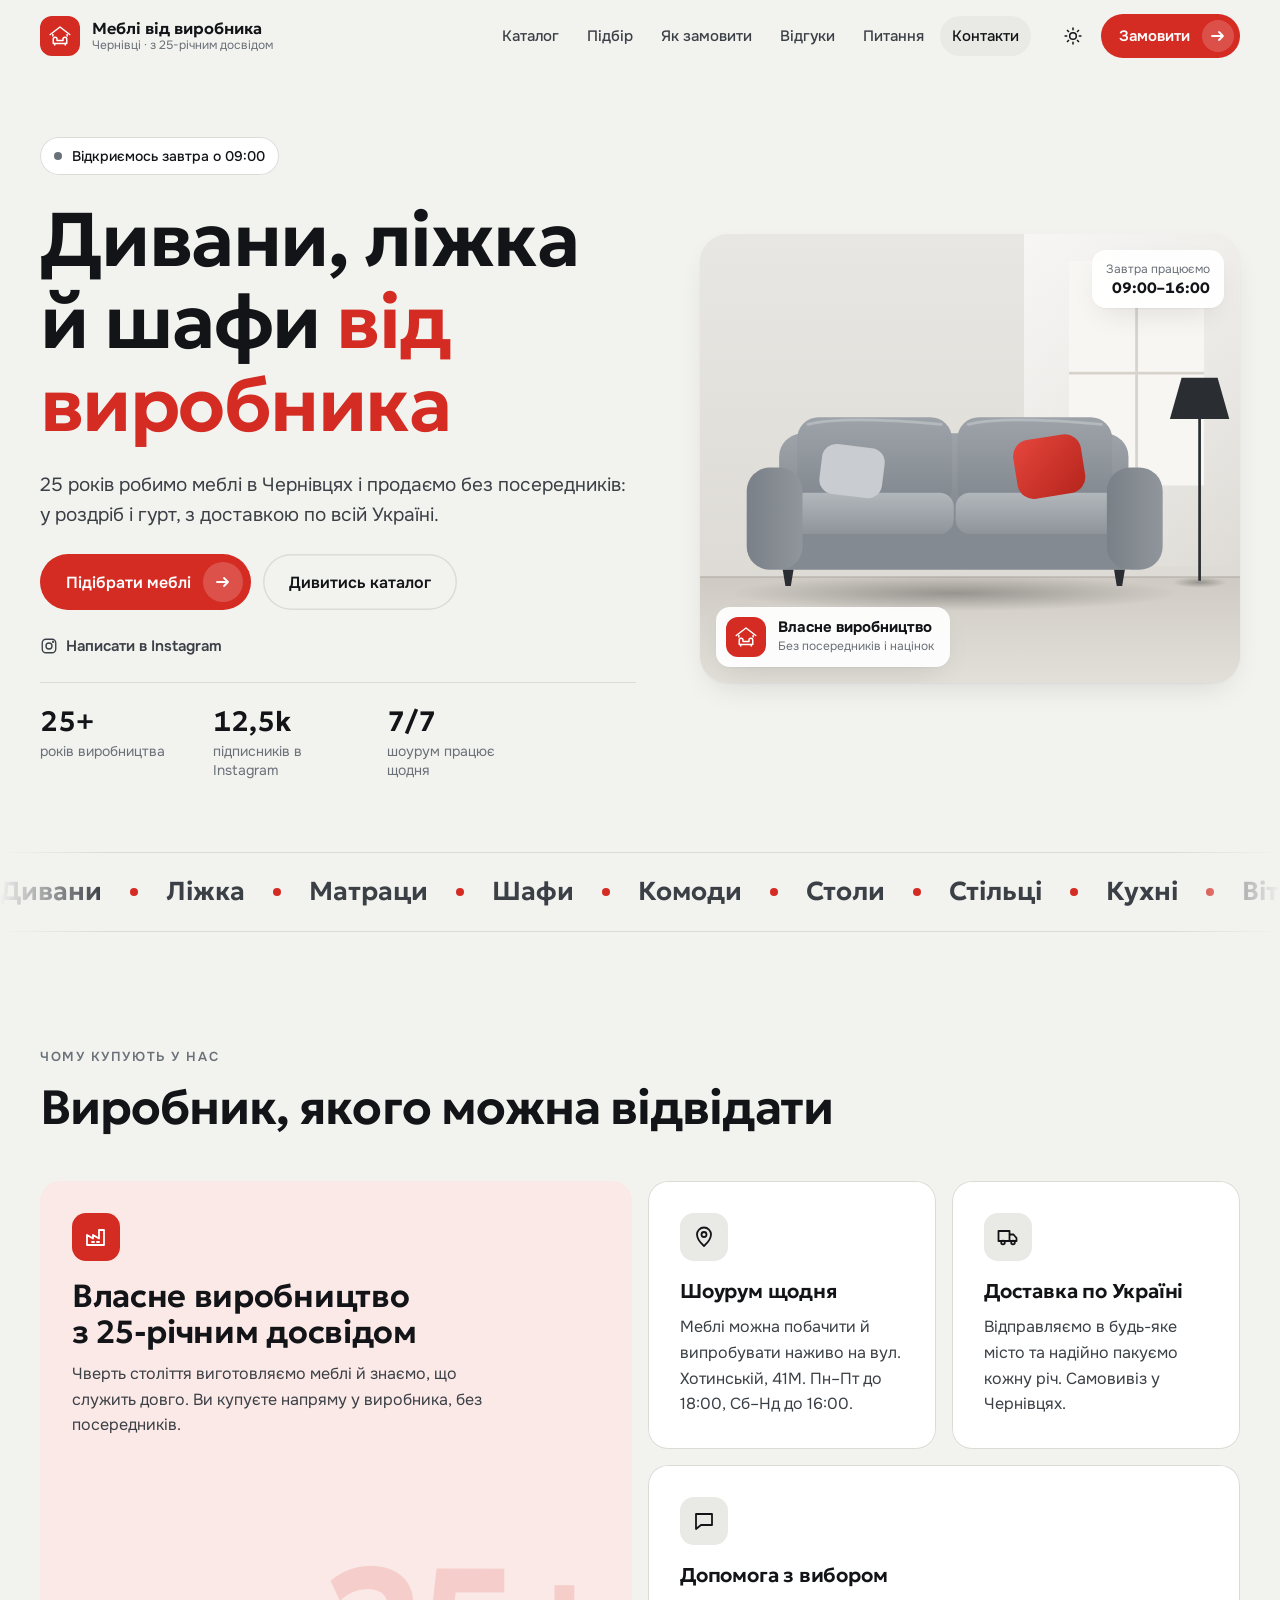
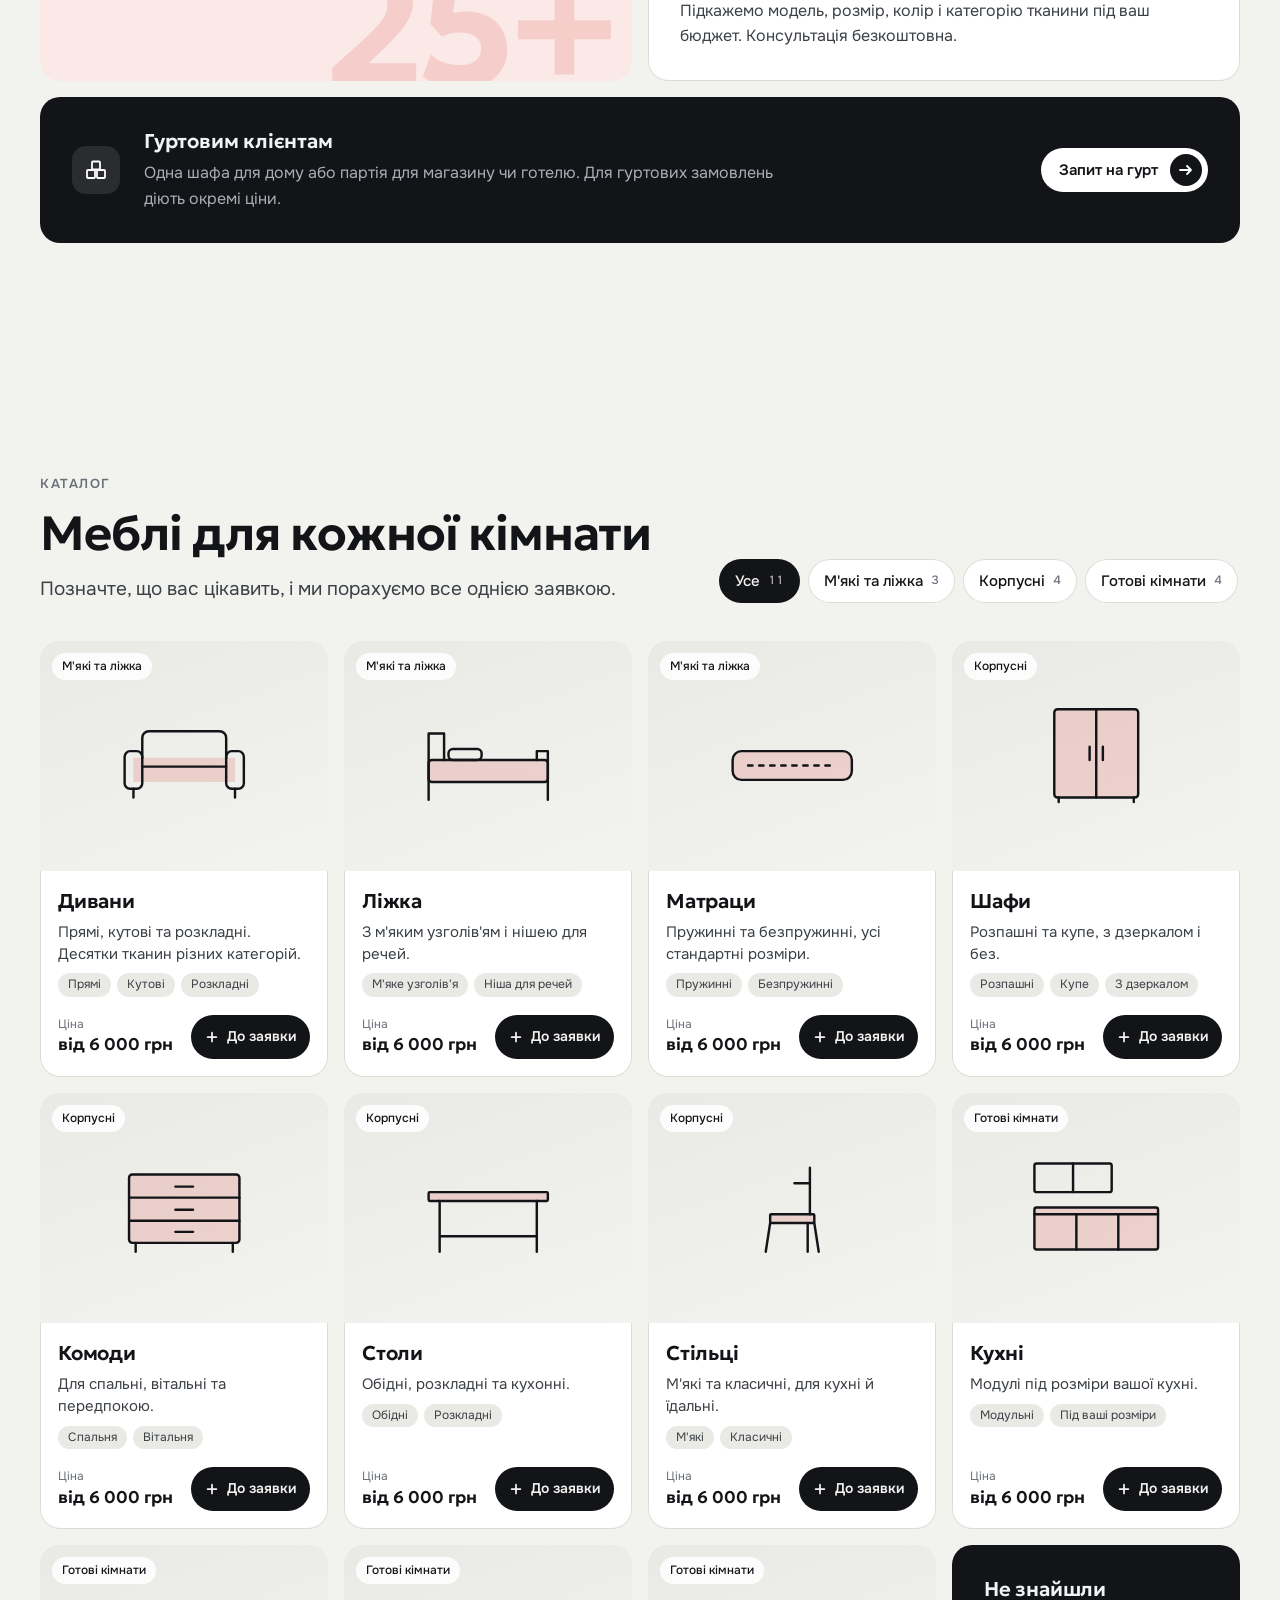
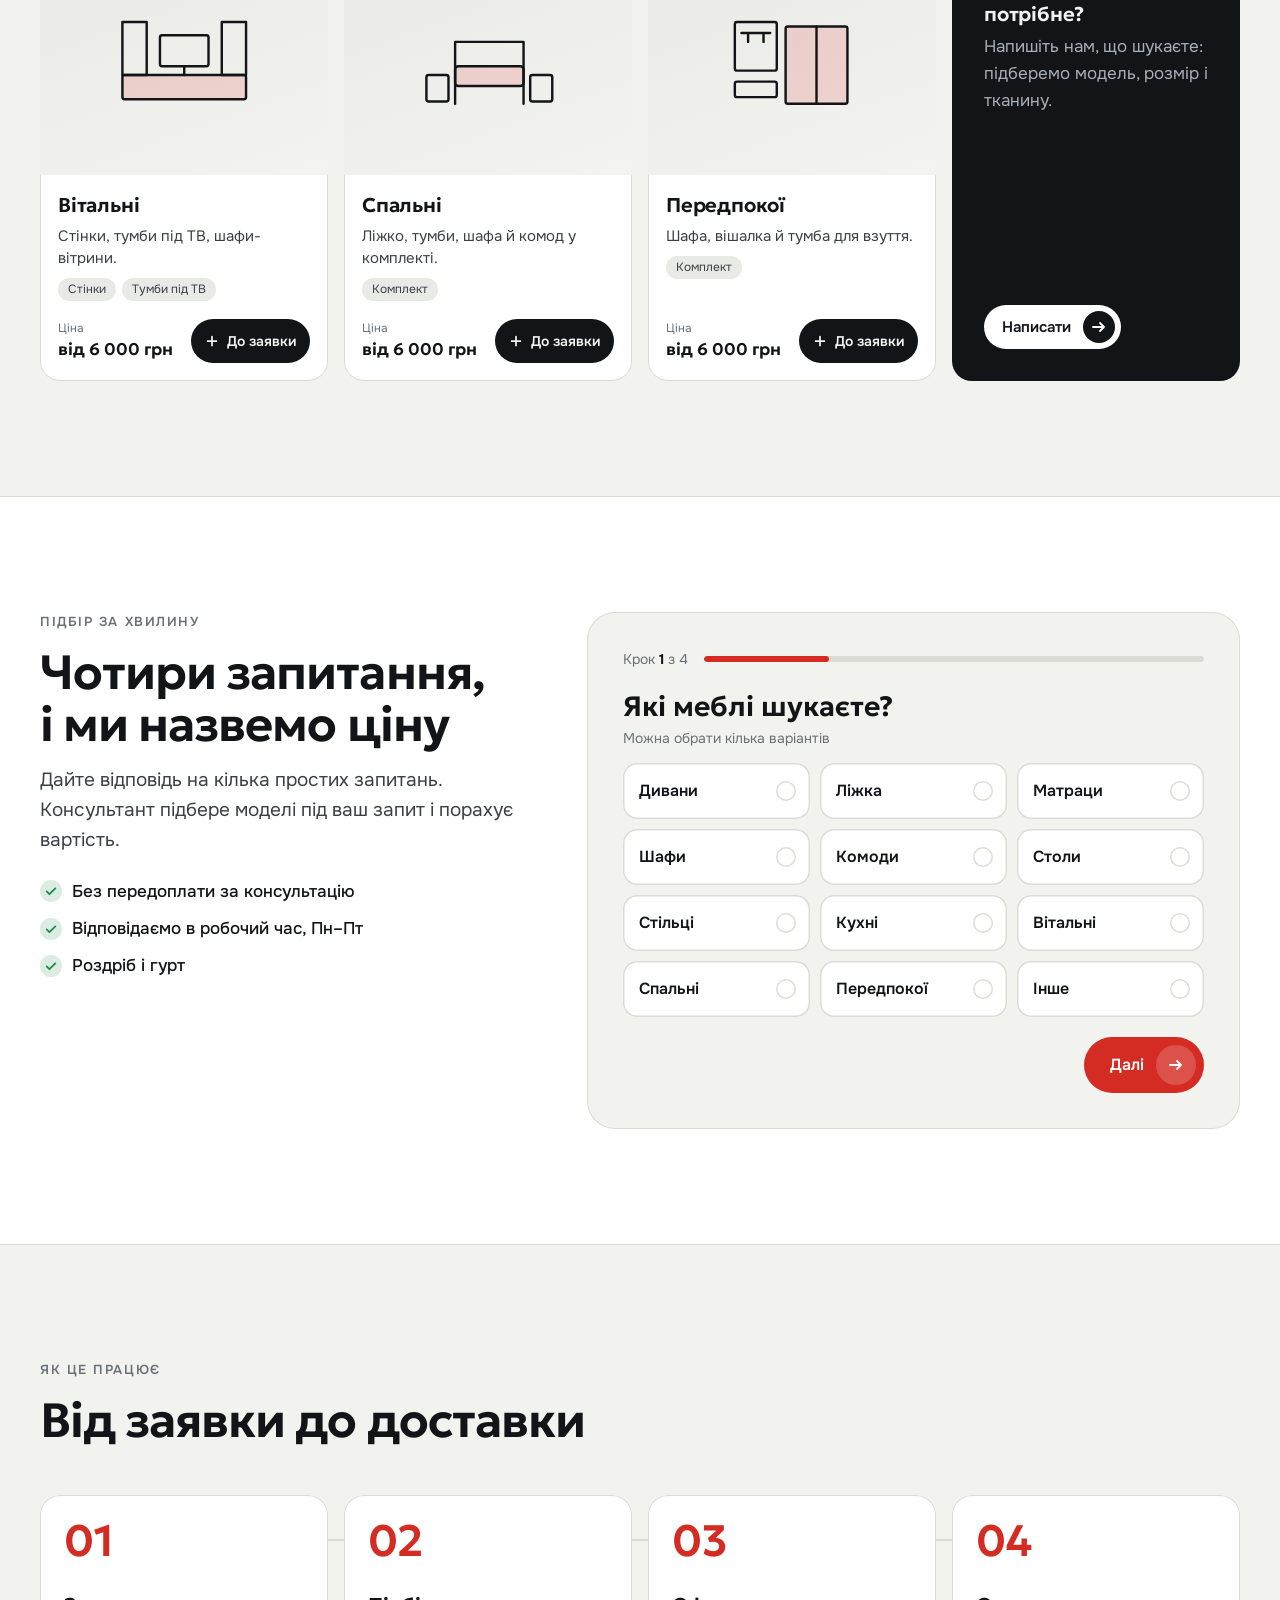
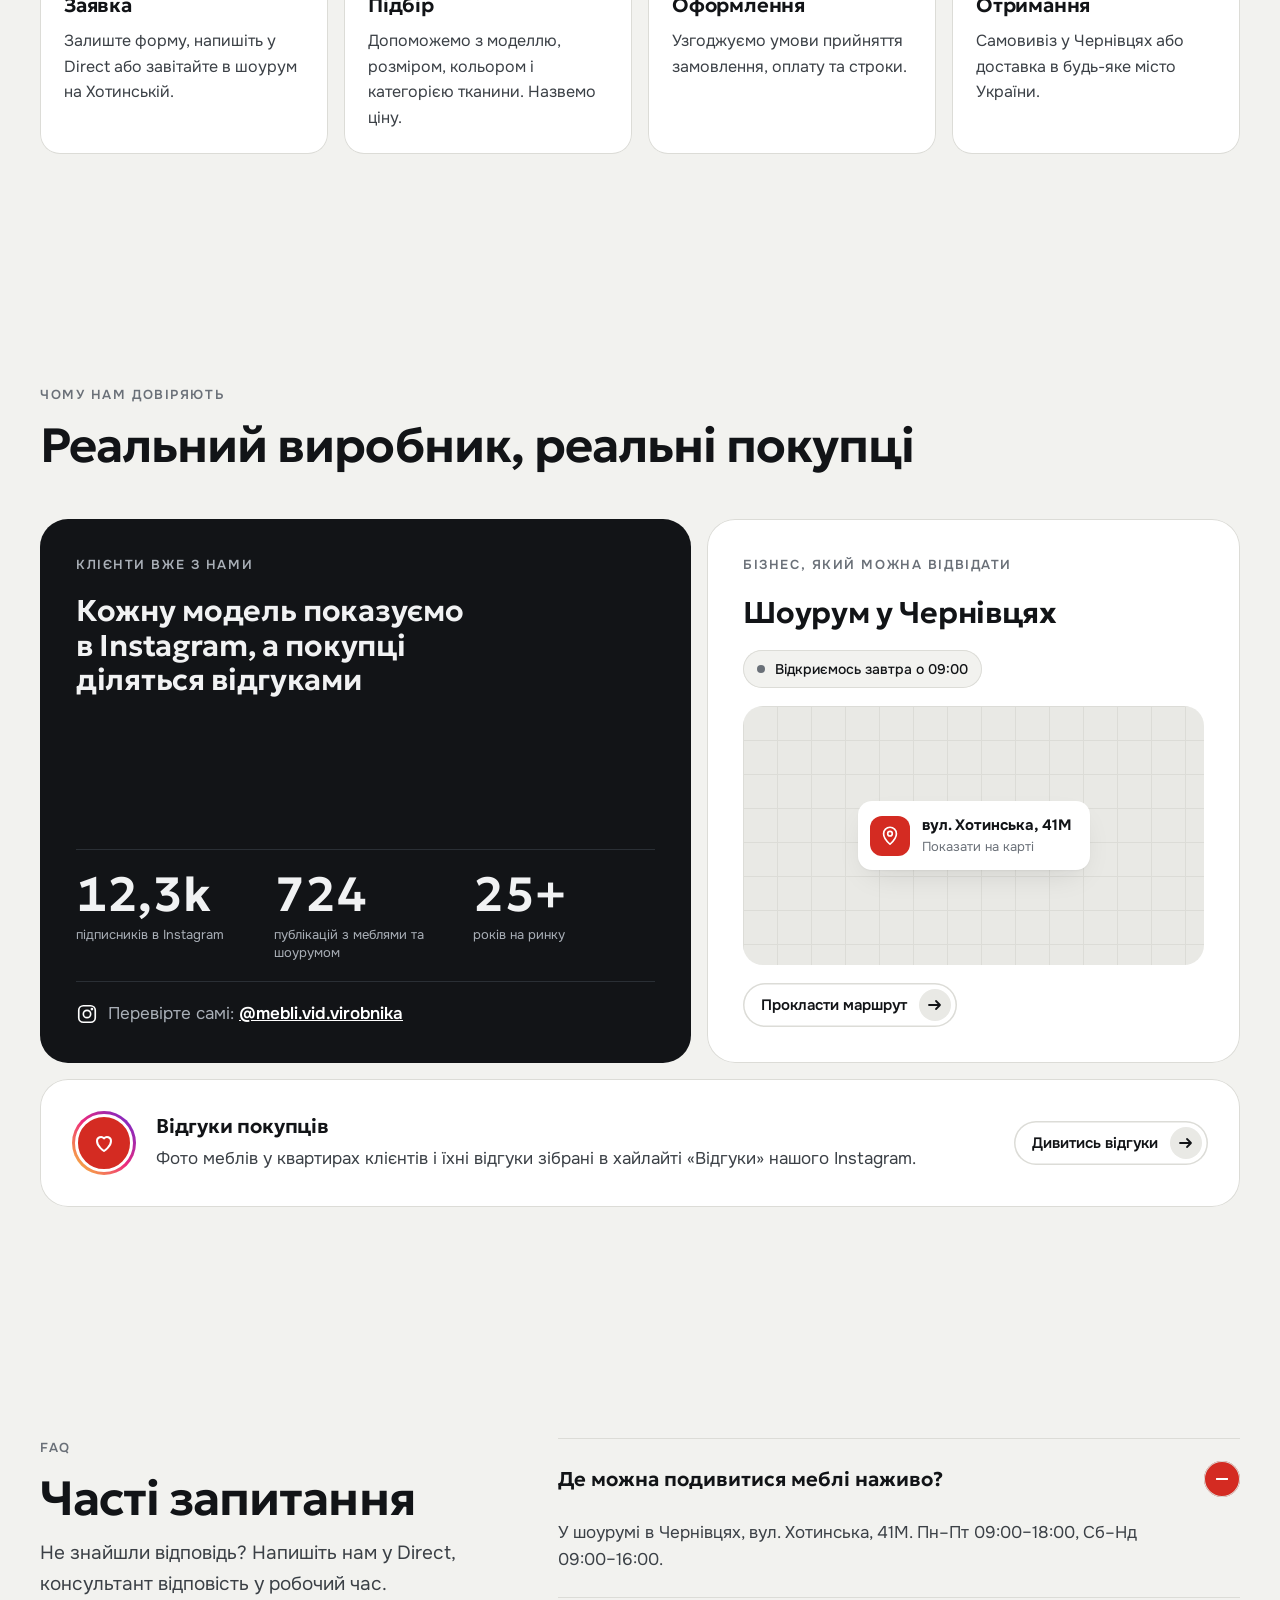
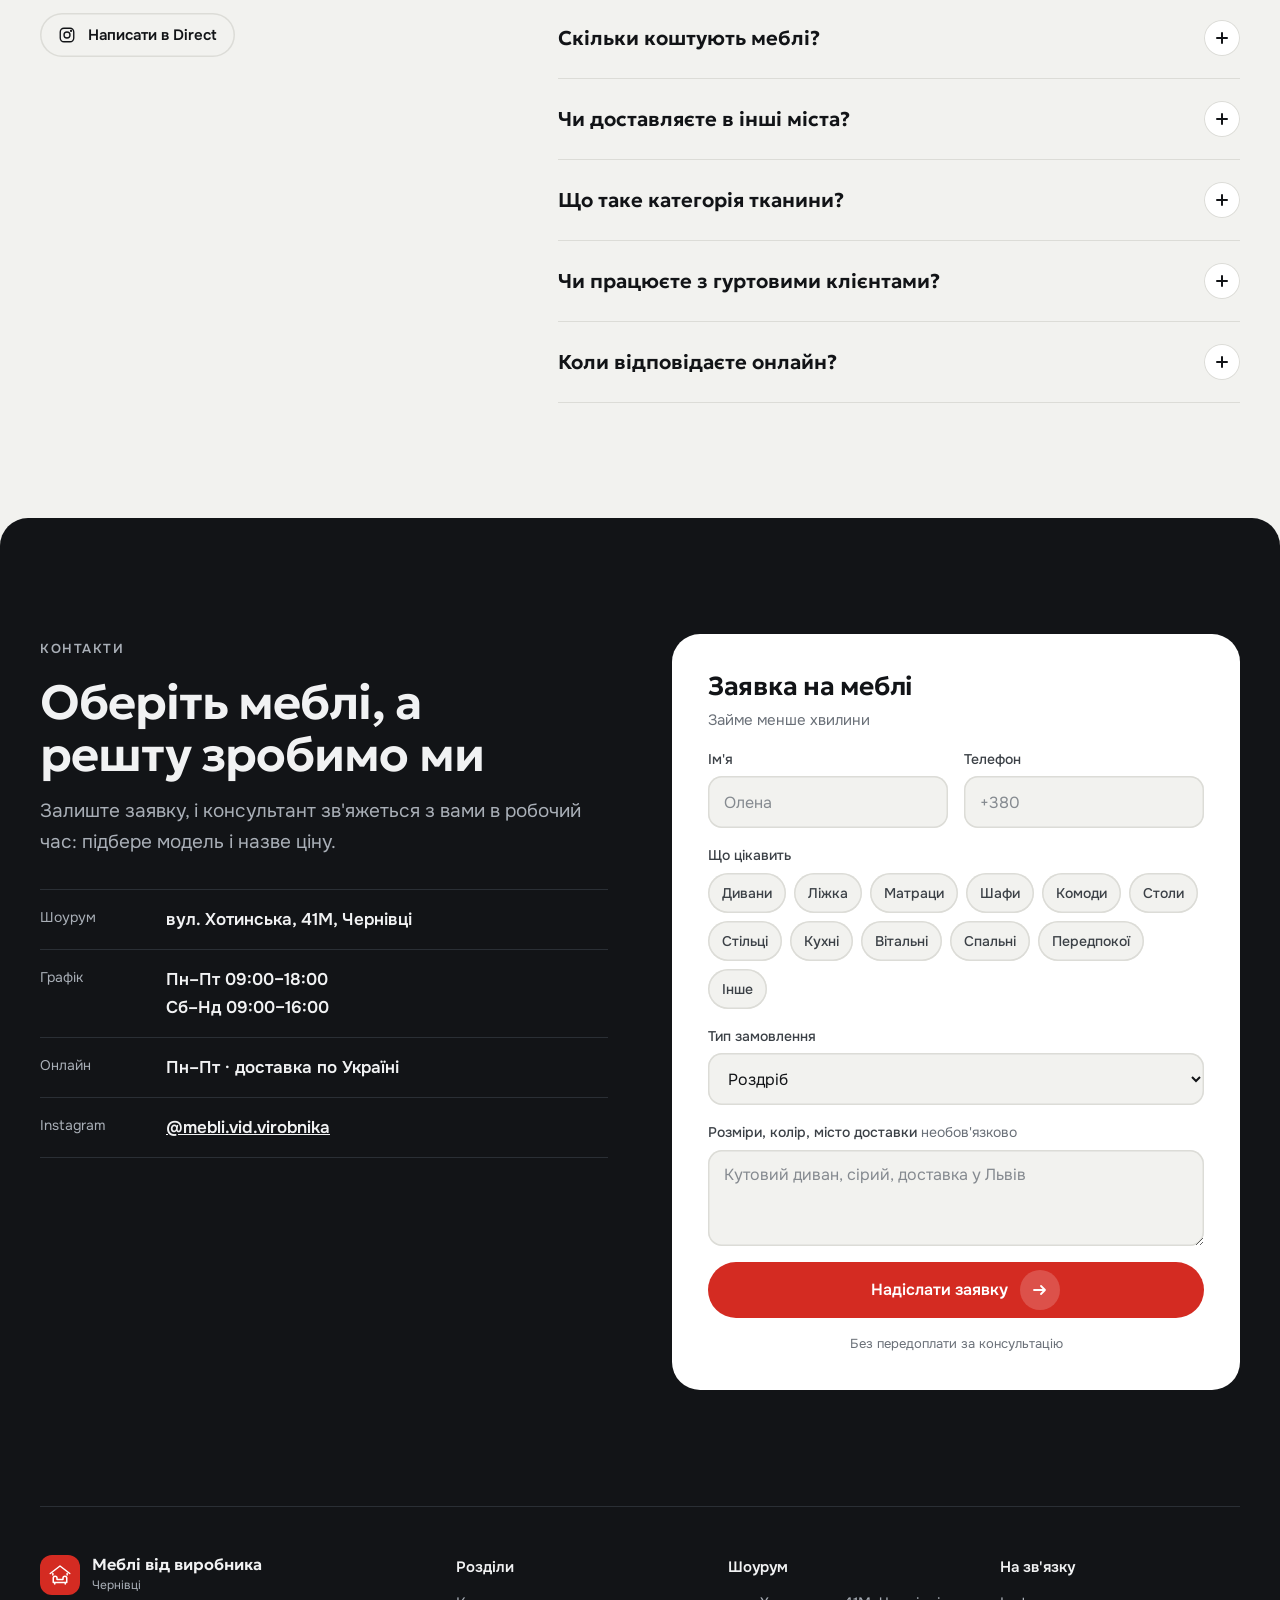
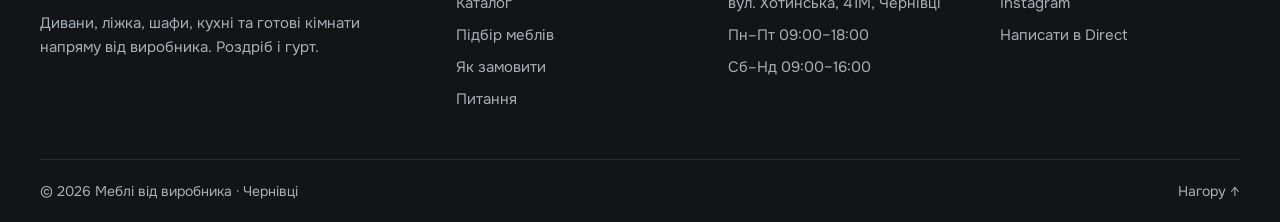
<file: index.html>
<!DOCTYPE html>
<html lang="uk">
<head>
<meta charset="utf-8">
<meta name="viewport" content="width=device-width, initial-scale=1, viewport-fit=cover">
<title>Меблі від виробника — дивани, ліжка, шафи, кухні | Чернівці</title>
<meta name="description" content="Меблі від виробника в Чернівцях, вул. Хотинська, 41М: дивани, ліжка, шафи, комоди, кухні, вітальні, спальні. Понад 25 років, роздріб і гурт, доставка по Україні.">
<meta property="og:type" content="website">
<meta property="og:locale" content="uk_UA">
<meta property="og:site_name" content="Меблі від виробника">
<meta property="og:title" content="Меблі від виробника — Чернівці">
<meta property="og:description" content="Меблі напряму від виробника. Роздріб і гурт, шоурум у Чернівцях, доставка по Україні.">
<meta property="og:image" content="/assets/img/og.png">
<meta property="og:image:width" content="1200">
<meta property="og:image:height" content="630">
<meta name="twitter:card" content="summary_large_image">
<meta name="theme-color" content="#F2F2EF" media="(prefers-color-scheme: light)">
<meta name="theme-color" content="#0F1113" media="(prefers-color-scheme: dark)">
<link rel="icon" href="assets/img/favicon.svg" type="image/svg+xml">
<link rel="preconnect" href="https://fonts.googleapis.com">
<link rel="preconnect" href="https://fonts.gstatic.com" crossorigin>
<link rel="stylesheet" href="https://fonts.googleapis.com/css2?family=Geologica:wght@500;600;700&family=Onest:wght@400;500;600&display=swap">
<link rel="stylesheet" href="assets/css/style.css">
<script>
/* тема до першого рендеру, щоб сторінка не блимала */
try{var t=localStorage.getItem('theme');if(t)document.documentElement.setAttribute('data-theme',t)}catch(e){}
document.documentElement.classList.add('js');
</script>
<script type="application/ld+json">
{
  "@context": "https://schema.org",
  "@type": "FurnitureStore",
  "name": "Меблі від виробника",
  "description": "Меблі напряму від виробника: дивани, ліжка, шафи, комоди, кухні, вітальні, спальні. Роздріб і гурт, доставка по Україні.",
  "address": {"@type": "PostalAddress", "streetAddress": "вул. Хотинська, 41М", "addressLocality": "Чернівці", "addressCountry": "UA"},
  "areaServed": "UA",
  "openingHoursSpecification": [
    {"@type": "OpeningHoursSpecification", "dayOfWeek": ["Monday","Tuesday","Wednesday","Thursday","Friday"], "opens": "09:00", "closes": "18:00"},
    {"@type": "OpeningHoursSpecification", "dayOfWeek": ["Saturday","Sunday"], "opens": "09:00", "closes": "16:00"}
  ],
  "sameAs": ["https://www.instagram.com/mebli.vid.virobnika/"]
}
</script>
<script type="application/ld+json">
{
  "@context": "https://schema.org",
  "@type": "FAQPage",
  "mainEntity": [
    {"@type": "Question", "name": "Де можна подивитися меблі наживо?", "acceptedAnswer": {"@type": "Answer", "text": "У шоурумі в Чернівцях, вул. Хотинська, 41М. Пн–Пт 09:00–18:00, Сб–Нд 09:00–16:00."}},
    {"@type": "Question", "name": "Скільки коштують меблі?", "acceptedAnswer": {"@type": "Answer", "text": "Ціна залежить від виробу, розміру, матеріалів і категорії тканини. Напишіть нам, і ми швидко порахуємо."}},
    {"@type": "Question", "name": "Чи доставляєте в інші міста?", "acceptedAnswer": {"@type": "Answer", "text": "Так, по всій Україні. Спосіб і вартість доставки узгоджуємо під час оформлення."}},
    {"@type": "Question", "name": "Що таке категорія тканини?", "acceptedAnswer": {"@type": "Answer", "text": "Тканини для м'яких меблів поділені на категорії за ціною та властивостями. Від категорії залежить вартість дивана чи ліжка."}},
    {"@type": "Question", "name": "Чи працюєте з гуртовими клієнтами?", "acceptedAnswer": {"@type": "Answer", "text": "Так, працюємо в роздріб і гуртом. Для гуртових замовлень діють окремі ціни."}},
    {"@type": "Question", "name": "Коли відповідаєте онлайн?", "acceptedAnswer": {"@type": "Answer", "text": "З понеділка по п'ятницю. Повідомлення з вихідних обробляємо в понеділок."}}
  ]
}
</script>
</head>
<body>
<a class="skip" href="#main">Перейти до змісту</a>

<svg width="0" height="0" style="position:absolute" aria-hidden="true">
  <symbol id="i-logo" viewBox="0 0 64 64"><g fill="none" stroke="currentColor" stroke-width="4" stroke-linejoin="round" stroke-linecap="round"><path d="M6 28 32 8l26 20"/><path d="M13 28v4M51 28v4"/><path d="M14 52V40a5 5 0 0 1 10 0v4h16v-4a5 5 0 0 1 10 0v12z"/><path d="M18 52v4M46 52v4"/></g></symbol>
  <symbol id="i-arrow" viewBox="0 0 16 16"><path d="M2 8h11M9 4l4 4-4 4" fill="none" stroke="currentColor" stroke-width="1.8" stroke-linecap="round" stroke-linejoin="round"/></symbol>
  <symbol id="i-ig" viewBox="0 0 24 24"><g fill="none" stroke="currentColor" stroke-width="1.8"><rect x="3" y="3" width="18" height="18" rx="5"/><circle cx="12" cy="12" r="4"/><circle cx="17.4" cy="6.6" r=".6" fill="currentColor"/></g></symbol>
  <symbol id="i-check" viewBox="0 0 16 16"><path d="m3 8.5 3.2 3.2L13 5" fill="none" stroke="currentColor" stroke-width="2" stroke-linecap="round" stroke-linejoin="round"/></symbol>
  <symbol id="i-plus" viewBox="0 0 16 16"><path d="M8 3v10M3 8h10" fill="none" stroke="currentColor" stroke-width="2" stroke-linecap="round"/></symbol>
  <symbol id="i-pin" viewBox="0 0 24 24"><g fill="none" stroke="currentColor" stroke-width="1.8" stroke-linejoin="round"><path d="M12 21s7-6.2 7-11.5A7 7 0 0 0 5 9.500C5 14.800 12 21 12 21z"/><circle cx="12" cy="9.500" r="2.500"/></g></symbol>
  <symbol id="i-clock" viewBox="0 0 24 24"><g fill="none" stroke="currentColor" stroke-width="1.8" stroke-linecap="round"><circle cx="12" cy="12" r="8.500"/><path d="M12 7.500V12l3 2"/></g></symbol>
  <symbol id="i-truck" viewBox="0 0 24 24"><g fill="none" stroke="currentColor" stroke-width="1.8" stroke-linejoin="round" stroke-linecap="round"><path d="M2.500 6h11v10h-11zM13.500 9.500h4l3 3.500v3h-7z"/><circle cx="7" cy="17.500" r="1.800"/><circle cx="17" cy="17.500" r="1.800"/></g></symbol>
  <symbol id="i-factory" viewBox="0 0 24 24"><g fill="none" stroke="currentColor" stroke-width="1.8" stroke-linejoin="round" stroke-linecap="round"><path d="M3 20V10l6 3.500V10l6 3.500V5h5v15z"/><path d="M8 17h2M13 17h2"/></g></symbol>
  <symbol id="i-boxes" viewBox="0 0 24 24"><g fill="none" stroke="currentColor" stroke-width="1.8" stroke-linejoin="round"><rect x="3" y="12" width="8" height="8" rx="1"/><rect x="13" y="12" width="8" height="8" rx="1"/><rect x="8" y="3.500" width="8" height="8" rx="1"/></g></symbol>
  <symbol id="i-sun" viewBox="0 0 24 24"><g fill="none" stroke="currentColor" stroke-width="1.8" stroke-linecap="round"><circle cx="12" cy="12" r="4"/><path d="M12 2.500v2M12 19.500v2M2.500 12h2M19.500 12h2M5.300 5.300l1.400 1.400M17.300 17.300l1.400 1.400M5.300 18.700l1.400-1.400M17.300 6.700l1.400-1.400"/></g></symbol>
  <symbol id="i-moon" viewBox="0 0 24 24"><path d="M20 14.500A8 8 0 0 1 9.500 4a8 8 0 1 0 10.500 10.500z" fill="none" stroke="currentColor" stroke-width="1.800" stroke-linejoin="round"/></symbol>
  <symbol id="i-phone" viewBox="0 0 24 24"><path d="M5 4h4l2 5-2.500 1.500a11 11 0 0 0 5 5L15 13l5 2v4a2 2 0 0 1-2 2A16 16 0 0 1 3 6a2 2 0 0 1 2-2z" fill="none" stroke="currentColor" stroke-width="1.800" stroke-linejoin="round"/></symbol>
  <symbol id="i-tg" viewBox="0 0 24 24"><path d="M21 4 3 11l6 2 2 6 3-4 5 4z" fill="none" stroke="currentColor" stroke-width="1.800" stroke-linejoin="round"/></symbol>
  <symbol id="i-chat" viewBox="0 0 24 24"><path d="M4 5h16v11H9l-5 4z" fill="none" stroke="currentColor" stroke-width="1.800" stroke-linejoin="round"/></symbol>
  <symbol id="i-up" viewBox="0 0 16 16"><path d="M8 13V3M4 7l4-4 4 4" fill="none" stroke="currentColor" stroke-width="1.800" stroke-linecap="round" stroke-linejoin="round"/></symbol>
</svg>

<div class="progress" aria-hidden="true"><i id="progress"></i></div>

<header class="top" id="top-bar">
  <div class="wrap nav">
    <a class="brand" href="#top" aria-label="Меблі від виробника, на початок">
      <span class="mark"><svg><use href="#i-logo"/></svg></span>
      <span><b>Меблі від виробника</b><small>Чернівці · з 25-річним досвідом</small></span>
    </a>
    <nav class="nav-links" aria-label="Розділи">
      <a href="#catalog">Каталог</a><a href="#quiz">Підбір</a><a href="#how">Як замовити</a><a href="#reviews">Відгуки</a><a href="#faq">Питання</a><a href="#order">Контакти</a>
    </nav>
    <div class="nav-tools">
      <button class="icon-btn" id="theme" type="button" aria-label="Перемкнути тему"><svg class="i-sun"><use href="#i-sun"/></svg><svg class="i-moon"><use href="#i-moon"/></svg></button>
      <a class="btn btn-primary btn-sm nav-cta" href="#order">Замовити<span class="badge" id="pick-count" hidden>0</span><span class="ar"><svg><use href="#i-arrow"/></svg></span></a>
      <button class="burger" id="burger" type="button" aria-label="Меню" aria-expanded="false" aria-controls="mmenu"><span></span></button>
    </div>
  </div>
  <nav class="mmenu" id="mmenu" hidden aria-label="Меню">
    <div class="wrap">
      <a href="#catalog">Каталог</a><a href="#quiz">Підбір меблів</a><a href="#how">Як замовити</a><a href="#reviews">Відгуки</a><a href="#faq">Питання</a><a href="#order">Контакти</a>
    </div>
  </nav>
</header>

<main id="main">
  <!-- ============ ПЕРШИЙ ЕКРАН ============ -->
  <section class="hero" id="top">
    <div class="wrap hero-grid">
      <div class="hero-copy">
        <span class="status"><span class="dot" data-open-dot></span><span data-open-text>Шоурум на вул. Хотинській, 41М</span></span>
        <h1>Дивани, ліжка й шафи <em>від виробника</em></h1>
        <p class="lead">25 років робимо меблі в Чернівцях і продаємо без посередників: у роздріб і гурт, з доставкою по всій Україні.</p>
        <div class="hero-cta">
          <a class="btn btn-primary" href="#quiz">Підібрати меблі<span class="ar"><svg><use href="#i-arrow"/></svg></span></a>
          <a class="btn btn-ghost" href="#catalog">Дивитись каталог</a>
        </div>
        <div class="alt" id="alt"></div>
        <dl class="proof">
          <div><dt class="num">25+</dt><dd>років виробництва</dd></div>
          <div><dt class="num">12,5k</dt><dd>підписників в Instagram</dd></div>
          <div><dt class="num">7/7</dt><dd>шоурум працює щодня</dd></div>
        </dl>
      </div>

      <figure class="shot">
        <img id="hero-img" src="assets/img/hero.svg" alt="Сірий диван із червоною подушкою у світлій вітальні" width="600" height="520" fetchpriority="high">
        <figcaption class="tag tag-made"><span class="mark"><svg><use href="#i-logo"/></svg></span><span><b>Власне виробництво</b><small>Без посередників і націнок</small></span></figcaption>
        <div class="tag tag-hours"><small data-hours-label>Сьогодні працюємо</small><b data-hours>09:00–18:00</b></div>
      </figure>
    </div>

    <div class="ticker" aria-hidden="true"><div class="ticker-row" id="ticker"></div></div>
  </section>

  <!-- ============ ПЕРЕВАГИ ============ -->
  <section id="why" aria-labelledby="why-h">
    <div class="wrap">
      <div class="sec-head"><span class="label">Чому купують у нас</span><h2 id="why-h">Виробник, якого можна відвідати</h2></div>
      <div class="bento">
        <article class="b-card b-main rv">
          <span class="ic"><svg><use href="#i-factory"/></svg></span>
          <h3>Власне виробництво з&nbsp;25-річним досвідом</h3>
          <p>Чверть століття виготовляємо меблі й знаємо, що служить довго. Ви купуєте напряму у виробника, без посередників.</p>
          <span class="big" aria-hidden="true">25+</span>
        </article>
        <article class="b-card rv">
          <span class="ic"><svg><use href="#i-pin"/></svg></span>
          <h3>Шоурум щодня</h3>
          <p>Меблі можна побачити й випробувати наживо на вул. Хотинській, 41М. Пн–Пт до 18:00, Сб–Нд до 16:00.</p>
        </article>
        <article class="b-card rv">
          <span class="ic"><svg><use href="#i-truck"/></svg></span>
          <h3>Доставка по Україні</h3>
          <p>Відправляємо в будь-яке місто та надійно пакуємо кожну річ. Самовивіз у Чернівцях.</p>
        </article>
        <article class="b-card rv">
          <span class="ic"><svg><use href="#i-chat"/></svg></span>
          <h3>Допомога з вибором</h3>
          <p>Підкажемо модель, розмір, колір і категорію тканини під ваш бюджет. Консультація безкоштовна.</p>
        </article>
        <article class="b-card b-dark rv">
          <span class="ic"><svg><use href="#i-boxes"/></svg></span>
          <div>
            <h3>Гуртовим клієнтам</h3>
            <p>Одна шафа для дому або партія для магазину чи готелю. Для гуртових замовлень діють окремі ціни.</p>
          </div>
          <a class="btn btn-light btn-sm" href="#order" data-type="Гурт">Запит на гурт<span class="ar"><svg><use href="#i-arrow"/></svg></span></a>
        </article>
      </div>
    </div>
  </section>

  <!-- ============ КАТАЛОГ ============ -->
  <section id="catalog" aria-labelledby="cat-h">
    <div class="wrap">
      <div class="cat-top">
        <div class="sec-head"><span class="label">Каталог</span><h2 id="cat-h">Меблі для кожної кімнати</h2><p class="lead">Позначте, що вас цікавить, і ми порахуємо все однією заявкою.</p></div>
        <div class="tabs" id="tabs" role="group" aria-label="Фільтр каталогу"></div>
      </div>
      <div class="cat" id="cat"></div>
      <noscript><p class="lead">Дивани, ліжка, матраци, шафи, комоди, столи, стільці, кухні, вітальні, спальні та передпокої. Щоб замовити, напишіть нам в Instagram: @mebli.vid.virobnika.</p></noscript>
    </div>
  </section>

  <!-- ============ ПІДБІР (КВІЗ) ============ -->
  <section id="quiz" class="quiz-sec" aria-labelledby="quiz-h">
    <div class="wrap quiz-grid">
      <div class="sec-head">
        <span class="label">Підбір за хвилину</span>
        <h2 id="quiz-h">Чотири запитання, і ми назвемо ціну</h2>
        <p class="lead">Дайте відповідь на кілька простих запитань. Консультант підбере моделі під ваш запит і порахує вартість.</p>
        <ul class="ticks">
          <li><svg><use href="#i-check"/></svg>Без передоплати за консультацію</li>
          <li><svg><use href="#i-check"/></svg>Відповідаємо в робочий час, Пн–Пт</li>
          <li><svg><use href="#i-check"/></svg>Роздріб і гурт</li>
        </ul>
      </div>

      <div class="quiz rv" id="quiz-box">
        <div class="quiz-head">
          <span class="quiz-step">Крок <b id="q-n">1</b> з 4</span>
          <div class="quiz-bar" role="progressbar" aria-label="Прогрес підбору" aria-valuemin="1" aria-valuemax="4" aria-valuenow="1"><i id="q-bar"></i></div>
        </div>

        <fieldset class="q" data-step="1">
          <legend>Які меблі шукаєте?</legend>
          <p class="hint">Можна обрати кілька варіантів</p>
          <div class="opts opts-3" id="q-items"></div>
        </fieldset>

        <fieldset class="q" data-step="2" hidden>
          <legend>Для кого замовлення?</legend>
          <div class="opts">
            <label class="opt"><input type="radio" name="q-type" value="Роздріб" checked><span><b>Для дому</b><small>Один або кілька виробів у роздріб</small></span></label>
            <label class="opt"><input type="radio" name="q-type" value="Гурт"><span><b>Для бізнесу</b><small>Партія для магазину, готелю чи офісу</small></span></label>
          </div>
        </fieldset>

        <fieldset class="q" data-step="3" hidden>
          <legend>Як зручно отримати?</legend>
          <div class="opts">
            <label class="opt"><input type="radio" name="q-get" value="Самовивіз у Чернівцях" checked><span><b>Самовивіз</b><small>Шоурум у Чернівцях, вул. Хотинська, 41М</small></span></label>
            <label class="opt"><input type="radio" name="q-get" value="Доставка"><span><b>Доставка по Україні</b><small>Вартість узгодимо під час оформлення</small></span></label>
          </div>
          <div class="field" id="q-city-wrap" hidden><label for="q-city">Місто доставки</label><input id="q-city" autocomplete="address-level2" placeholder="Львів"></div>
        </fieldset>

        <fieldset class="q" data-step="4" hidden>
          <legend>Куди надіслати розрахунок?</legend>
          <div class="row2">
            <div class="field"><label for="q-name">Ім'я</label><input id="q-name" autocomplete="name" placeholder="Олена"></div>
            <div class="field"><label for="q-phone">Телефон</label><input id="q-phone" type="tel" inputmode="tel" autocomplete="tel" placeholder="+380"></div>
          </div>
          <div class="field"><label for="q-note">Побажання <span class="opt-l">необов'язково</span></label><input id="q-note" placeholder="Розміри, колір, бюджет"></div>
        </fieldset>

        <p class="err" id="q-err" role="alert" hidden></p>
        <div class="quiz-nav">
          <button class="btn btn-ghost btn-sm" type="button" id="q-back" hidden>Назад</button>
          <button class="btn btn-primary" type="button" id="q-next">Далі<span class="ar"><svg><use href="#i-arrow"/></svg></span></button>
        </div>
        <div class="done" id="q-done" hidden></div>
      </div>
    </div>
  </section>

  <!-- ============ ЯК ЗАМОВИТИ ============ -->
  <section id="how" aria-labelledby="how-h">
    <div class="wrap">
      <div class="sec-head"><span class="label">Як це працює</span><h2 id="how-h">Від заявки до доставки</h2></div>
      <ol class="steps">
        <li class="step rv"><span class="n">01</span><h3>Заявка</h3><p>Залиште форму, напишіть у Direct або завітайте в шоурум на Хотинській.</p></li>
        <li class="step rv"><span class="n">02</span><h3>Підбір</h3><p>Допоможемо з моделлю, розміром, кольором і категорією тканини. Назвемо ціну.</p></li>
        <li class="step rv"><span class="n">03</span><h3>Оформлення</h3><p>Узгоджуємо умови прийняття замовлення, оплату та строки.</p></li>
        <li class="step rv"><span class="n">04</span><h3>Отримання</h3><p>Самовивіз у Чернівцях або доставка в будь-яке місто України.</p></li>
      </ol>
    </div>
  </section>

  <!-- ============ ДОВІРА ТА ВІДГУКИ ============ -->
  <section id="reviews" aria-labelledby="rev-h">
    <div class="wrap">
      <div class="sec-head"><span class="label">Чому нам довіряють</span><h2 id="rev-h">Реальний виробник, реальні покупці</h2></div>
      <div class="trust">
        <div class="t-card t-proof rv">
          <span class="label">Клієнти вже з нами</span>
          <h3>Кожну модель показуємо в Instagram, а покупці діляться відгуками</h3>
          <dl class="t-nums">
            <div><dt data-count="12.5" data-suffix="k" data-dec="1">12,5k</dt><dd>підписників в Instagram</dd></div>
            <div><dt data-count="735">735</dt><dd>публікацій з меблями та шоурумом</dd></div>
            <div><dt data-count="25" data-suffix="+">25+</dt><dd>років на ринку</dd></div>
          </dl>
          <p class="t-ig"><svg><use href="#i-ig"/></svg><span>Перевірте самі: <a data-ig-profile href="https://www.instagram.com/mebli.vid.virobnika/" target="_blank" rel="noopener">@mebli.vid.virobnika</a></span></p>
        </div>

        <div class="t-card t-real rv">
          <span class="label">Бізнес, який можна відвідати</span>
          <h3>Шоурум у Чернівцях</h3>
          <span class="status"><span class="dot" data-open-dot></span><span data-open-text>Пн–Пт 09:00–18:00 · Сб–Нд 09:00–16:00</span></span>
          <div class="map" id="map">
            <button class="map-load" id="map-load" type="button"><svg><use href="#i-pin"/></svg><span><b>вул. Хотинська, 41М</b><small>Показати на карті</small></span></button>
          </div>
          <a class="btn btn-ghost btn-sm" data-route href="https://www.google.com/maps/search/?api=1&amp;query=%D0%B2%D1%83%D0%BB.%20%D0%A5%D0%BE%D1%82%D0%B8%D0%BD%D1%81%D1%8C%D0%BA%D0%B0%2C%2041%D0%9C%2C%20%D0%A7%D0%B5%D1%80%D0%BD%D1%96%D0%B2%D1%86%D1%96" target="_blank" rel="noopener">Прокласти маршрут<span class="ar"><svg><use href="#i-arrow"/></svg></span></a>
        </div>

        <div class="t-reviews" id="rev"></div>
      </div>
    </div>
  </section>

  <!-- ============ ПИТАННЯ ============ -->
  <section id="faq" aria-labelledby="faq-h">
    <div class="wrap faq-grid">
      <div class="sec-head"><span class="label">FAQ</span><h2 id="faq-h">Часті запитання</h2><p class="lead">Не знайшли відповідь? Напишіть нам у Direct, консультант відповість у робочий час.</p>
        <a class="btn btn-ghost btn-sm" data-ig-dm href="https://ig.me/m/mebli.vid.virobnika" target="_blank" rel="noopener"><svg class="lead-ic"><use href="#i-ig"/></svg>Написати в Direct</a>
      </div>
      <div class="faq">
        <details name="faq" open><summary>Де можна подивитися меблі наживо?<span class="pl" aria-hidden="true"></span></summary><p class="ans">У шоурумі в Чернівцях, вул. Хотинська, 41М. Пн–Пт 09:00–18:00, Сб–Нд 09:00–16:00.</p></details>
        <details name="faq"><summary>Скільки коштують меблі?<span class="pl" aria-hidden="true"></span></summary><p class="ans">Ціна залежить від виробу, розміру, матеріалів і категорії тканини. Напишіть нам, і ми швидко порахуємо.</p></details>
        <details name="faq"><summary>Чи доставляєте в інші міста?<span class="pl" aria-hidden="true"></span></summary><p class="ans">Так, по всій Україні. Спосіб і вартість доставки узгоджуємо під час оформлення.</p></details>
        <details name="faq"><summary>Що таке категорія тканини?<span class="pl" aria-hidden="true"></span></summary><p class="ans">Тканини для м'яких меблів поділені на категорії за ціною та властивостями. Від категорії залежить вартість дивана чи ліжка. Підкажемо, яку обрати під ваш бюджет.</p></details>
        <details name="faq"><summary>Чи працюєте з гуртовими клієнтами?<span class="pl" aria-hidden="true"></span></summary><p class="ans">Так, працюємо в роздріб і гуртом. Для гуртових замовлень діють окремі ціни.</p></details>
        <details name="faq"><summary>Коли відповідаєте онлайн?<span class="pl" aria-hidden="true"></span></summary><p class="ans">З понеділка по п'ятницю. Повідомлення з вихідних обробляємо в понеділок.</p></details>
      </div>
    </div>
  </section>

  <!-- ============ ЗАЯВКА ТА КОНТАКТИ ============ -->
  <section id="order" class="order" aria-labelledby="order-h">
    <div class="wrap order-grid">
      <div>
        <span class="label">Контакти</span>
        <h2 id="order-h">Оберіть меблі, а решту зробимо ми</h2>
        <p class="lead">Залиште заявку, і консультант зв'яжеться з вами в робочий час: підбере модель і назве ціну.</p>
        <dl class="contacts">
          <div><dt>Шоурум</dt><dd data-address>вул. Хотинська, 41М, Чернівці</dd></div>
          <div><dt>Графік</dt><dd>Пн–Пт 09:00–18:00<br>Сб–Нд 09:00–16:00</dd></div>
          <div><dt>Онлайн</dt><dd>Пн–Пт · доставка по Україні</dd></div>
          <div><dt>Instagram</dt><dd><a data-ig-profile href="https://www.instagram.com/mebli.vid.virobnika/" target="_blank" rel="noopener">@mebli.vid.virobnika</a></dd></div>
          <div id="c-phone" hidden><dt>Телефон</dt><dd></dd></div>
        </dl>
      </div>

      <form id="form" name="order" method="POST" data-netlify="true" netlify-honeypot="bot-field" novalidate>
        <input type="hidden" name="form-name" value="order">
        <input type="hidden" name="source" id="f-source" value="Форма">
        <p class="hp"><label>Не заповнюйте це поле: <input name="bot-field" tabindex="-1" autocomplete="off"></label></p>
        <h3>Заявка на меблі</h3>
        <p class="sub">Займе менше хвилини</p>
        <div class="row2">
          <div class="field"><label for="name">Ім'я</label><input id="name" name="name" autocomplete="name" placeholder="Олена" required></div>
          <div class="field"><label for="phone">Телефон</label><input id="phone" name="phone" type="tel" inputmode="tel" autocomplete="tel" placeholder="+380" required></div>
        </div>
        <div class="field">
          <span class="f-label" id="chips-l">Що цікавить</span>
          <div class="chips" id="chips" role="group" aria-labelledby="chips-l"></div>
          <input type="hidden" name="items" id="f-items">
        </div>
        <div class="field"><label for="type">Тип замовлення</label><select id="type" name="type"><option>Роздріб</option><option>Гурт</option></select></div>
        <div class="field"><label for="note">Розміри, колір, місто доставки <span class="opt-l">необов'язково</span></label><textarea id="note" name="note" placeholder="Кутовий диван, сірий, доставка у Львів"></textarea></div>
        <p class="err" id="err" role="alert" hidden></p>
        <button class="btn btn-primary" type="submit" id="submit">Надіслати заявку<span class="ar"><svg><use href="#i-arrow"/></svg></span></button>
        <p class="note">Без передоплати за консультацію</p>
        <div class="done" id="done" hidden></div>
      </form>
    </div>
  </section>
</main>

<footer class="foot">
  <div class="wrap foot-grid">
    <div>
      <a class="brand" href="#top"><span class="mark"><svg><use href="#i-logo"/></svg></span><span><b>Меблі від виробника</b><small>Чернівці</small></span></a>
      <p>Дивани, ліжка, шафи, кухні та готові кімнати напряму від виробника. Роздріб і гурт.</p>
    </div>
    <nav aria-label="Розділи сайту">
      <b>Розділи</b>
      <a href="#catalog">Каталог</a><a href="#quiz">Підбір меблів</a><a href="#how">Як замовити</a><a href="#faq">Питання</a>
    </nav>
    <div>
      <b>Шоурум</b>
      <span data-address>вул. Хотинська, 41М, Чернівці</span>
      <span>Пн–Пт 09:00–18:00</span><span>Сб–Нд 09:00–16:00</span>
    </div>
    <div>
      <b>На зв'язку</b>
      <a data-ig-profile href="https://www.instagram.com/mebli.vid.virobnika/" target="_blank" rel="noopener">Instagram</a>
      <a data-ig-dm href="https://ig.me/m/mebli.vid.virobnika" target="_blank" rel="noopener">Написати в Direct</a>
      <span id="f-extra"></span>
    </div>
  </div>
  <div class="wrap foot-bottom"><span>© <span id="year">2026</span> Меблі від виробника · Чернівці</span><a href="#top">Нагору ↑</a></div>
</footer>

<div class="mcta" id="mcta">
  <a class="btn btn-primary" href="#order">Замовити<span class="ar"><svg><use href="#i-arrow"/></svg></span></a>
  <a class="ig" data-ig-dm href="https://ig.me/m/mebli.vid.virobnika" target="_blank" rel="noopener" aria-label="Написати в Instagram"><svg><use href="#i-ig"/></svg></a>
</div>
<a class="to-top" id="to-top" href="#top" aria-label="Нагору"><svg><use href="#i-up"/></svg></a>
<div class="toast" id="toast" role="status" aria-live="polite"></div>

<script src="assets/js/config.js"></script>
<script src="assets/js/app.js"></script>
</body>
</html>
</file>
<file: assets/css/style.css>
/* =====================================================================
   Меблі від виробника — стилі
   Спокійні нейтралі, червоний лише для дії. Кольори й шрифти — у :root.
   ===================================================================== */
:root{
  --bg:#F2F2EF; --surface:#FFFFFF; --tile:#E9E9E5; --ink:#121417; --ink-2:#3B4046; --muted:#6A7078; --line:#DCDCD7;
  --red:#D42B22; --red-h:#B8221A; --on-red:#FFFFFF; --red-soft:#FBE9E7; --ok:#1F8A4C;
  --dark:#121417; --on-dark:#F1F2F3; --on-dark-2:#A9AFB7; --dark-line:#2A2F35;
  --f-display:"Geologica","Segoe UI",system-ui,sans-serif;
  --f-body:"Onest",system-ui,-apple-system,"Segoe UI",sans-serif;
  --sec:clamp(64px,9vw,120px); --r-lg:28px; --r:20px; --r-sm:14px;
  --shadow:0 1px 2px rgba(18,20,23,.04),0 12px 32px -12px rgba(18,20,23,.14);
  --ease:cubic-bezier(.2,.7,.2,1);
  color-scheme:light;
}
@media (prefers-color-scheme: dark){:root:not([data-theme="light"]){
  --bg:#0F1113; --surface:#171A1D; --tile:#1E2226; --ink:#F1F2F3; --ink-2:#C9CDD2; --muted:#9097A0; --line:#2A2F35;
  --red:#E0382E; --red-h:#C92E25; --red-soft:#2B1816; --ok:#3CC47A; --dark:#1B1F23;
  --shadow:0 1px 2px rgba(0,0,0,.3),0 12px 32px -12px rgba(0,0,0,.6); color-scheme:dark}}
:root[data-theme="dark"]{
  --bg:#0F1113; --surface:#171A1D; --tile:#1E2226; --ink:#F1F2F3; --ink-2:#C9CDD2; --muted:#9097A0; --line:#2A2F35;
  --red:#E0382E; --red-h:#C92E25; --red-soft:#2B1816; --ok:#3CC47A; --dark:#1B1F23;
  --shadow:0 1px 2px rgba(0,0,0,.3),0 12px 32px -12px rgba(0,0,0,.6); color-scheme:dark}

/* ---------- база ---------- */
*,*::before,*::after{box-sizing:border-box}
html{scroll-behavior:smooth;-webkit-text-size-adjust:100%;scroll-padding-top:84px}
body{margin:0;background:var(--bg);color:var(--ink);font:400 17px/1.6 var(--f-body);-webkit-font-smoothing:antialiased;overflow-x:hidden}
img,svg{max-width:100%;display:block}
[hidden]{display:none!important}
h1,h2,h3{font-family:var(--f-display);font-weight:600;line-height:1.08;letter-spacing:-.02em;margin:0;text-wrap:balance}
h1{font-size:clamp(40px,6.2vw,76px)}
h2{font-size:clamp(30px,4vw,48px)}
h3{font-size:20px;line-height:1.25;letter-spacing:-.01em}
p{margin:0}
a{color:inherit}
ul,ol,dl,dd{margin:0;padding:0;list-style:none}
button,input,select,textarea{font:inherit;color:inherit}
:focus-visible{outline:2px solid var(--red);outline-offset:3px;border-radius:6px}
.wrap{width:min(1200px,100% - 40px);margin-inline:auto}
section{padding-block:var(--sec)}
.skip{position:absolute;left:-999px;top:8px;z-index:100;background:var(--ink);color:var(--bg);padding:10px 16px;border-radius:10px}
.skip:focus{left:8px}
.label{display:inline-block;font-size:13px;font-weight:600;letter-spacing:.12em;text-transform:uppercase;color:var(--muted)}
.lead{color:var(--ink-2);font-size:clamp(17px,1.5vw,19px);max-width:56ch}
.sec-head{display:grid;gap:14px;margin-bottom:clamp(28px,4vw,48px);justify-items:start}
.num{font-family:var(--f-display);font-weight:600;font-variant-numeric:tabular-nums}

/* ---------- кнопки ---------- */
.btn{display:inline-flex;align-items:center;justify-content:center;gap:12px;min-height:56px;padding:0 26px;border:0;border-radius:999px;font-weight:600;font-size:16px;text-decoration:none;cursor:pointer;transition:background .2s,color .2s,transform .2s var(--ease),box-shadow .2s;white-space:nowrap}
.btn:active{transform:scale(.98)}
.btn-sm{min-height:44px;padding:0 18px;font-size:15px}
.btn-primary{background:var(--red);color:var(--on-red);padding-right:8px}
.btn-primary:hover{background:var(--red-h)}
.btn-primary.btn-sm{padding-right:6px}
.btn-ghost{background:transparent;color:var(--ink);box-shadow:inset 0 0 0 1.5px var(--line)}
.btn-ghost:hover{box-shadow:inset 0 0 0 1.5px var(--ink)}
.btn-dark{background:var(--ink);color:var(--bg)}
.btn-light{background:#fff;color:#121417;padding-right:6px}
.btn .ar{display:grid;place-items:center;width:40px;height:40px;border-radius:50%;background:rgba(255,255,255,.18);transition:transform .25s var(--ease)}
.btn-sm .ar{width:32px;height:32px}
.btn-light .ar{background:#121417;color:#fff}
.btn-ghost .ar{background:var(--tile);margin-right:-12px}
.btn .ar svg{width:16px;height:16px}
.btn:hover .ar{transform:translateX(3px)}
.btn[disabled]{opacity:.6;pointer-events:none}
.lead-ic{width:18px;height:18px}
.icon-btn{display:grid;place-items:center;width:44px;height:44px;border-radius:50%;border:0;background:transparent;cursor:pointer;color:var(--ink);transition:background .2s}
.icon-btn:hover{background:var(--tile)}
.icon-btn svg{width:20px;height:20px}
.i-moon{display:none}
:root[data-theme="dark"] .i-sun{display:none}
:root[data-theme="dark"] .i-moon{display:block}
@media (prefers-color-scheme: dark){:root:not([data-theme="light"]) .i-sun{display:none}:root:not([data-theme="light"]) .i-moon{display:block}}

/* ---------- шапка ---------- */
.progress{position:fixed;inset:0 0 auto;height:3px;z-index:60;pointer-events:none}
.progress i{display:block;height:100%;width:100%;background:var(--red);transform-origin:0 50%;transform:scaleX(0)}
.top{position:sticky;top:0;z-index:50;background:color-mix(in srgb,var(--bg) 82%,transparent);backdrop-filter:saturate(1.4) blur(14px);-webkit-backdrop-filter:saturate(1.4) blur(14px);border-bottom:1px solid transparent;transition:border-color .2s}
.top.scrolled{border-color:var(--line)}
.nav{display:flex;align-items:center;gap:20px;height:72px}
.brand{display:flex;align-items:center;gap:12px;text-decoration:none;margin-right:auto}
.brand .mark,.tag .mark{display:grid;place-items:center;flex:none;width:40px;height:40px;border-radius:12px;background:var(--red);color:#fff}
.mark svg{width:24px;height:24px}
.brand b{display:block;font-family:var(--f-display);font-weight:600;font-size:16px;line-height:1.2}
.brand small{display:block;font-size:12px;color:var(--muted);line-height:1.3}
.nav-links{display:none;gap:4px}
.nav-links a{padding:8px 12px;border-radius:999px;text-decoration:none;font-size:15px;font-weight:500;color:var(--ink-2);transition:background .2s,color .2s}
.nav-links a:hover,.nav-links a.on{background:var(--tile);color:var(--ink)}
.nav-tools{display:flex;align-items:center;gap:6px}
.nav-cta{display:none}
.badge{display:grid;place-items:center;min-width:22px;height:22px;padding:0 6px;border-radius:999px;background:#fff;color:var(--red);font-size:12px;font-weight:700;margin-left:-4px}
.burger{width:44px;height:44px;border:0;border-radius:50%;background:var(--tile);cursor:pointer;display:grid;place-items:center}
.burger span,.burger span::before,.burger span::after{display:block;width:18px;height:2px;background:var(--ink);border-radius:2px;transition:transform .25s var(--ease),background .2s}
.burger span{position:relative}
.burger span::before,.burger span::after{content:"";position:absolute;left:0}
.burger span::before{top:-6px}.burger span::after{top:6px}
.burger[aria-expanded="true"] span{background:transparent}
.burger[aria-expanded="true"] span::before{transform:translateY(6px) rotate(45deg)}
.burger[aria-expanded="true"] span::after{transform:translateY(-6px) rotate(-45deg)}
.mmenu{border-top:1px solid var(--line);padding:8px 0 16px}
.mmenu a{display:block;padding:14px 4px;font-family:var(--f-display);font-size:20px;font-weight:600;text-decoration:none;border-bottom:1px solid var(--line)}
@media (min-width:1000px){.nav-links{display:flex}.nav-cta{display:inline-flex}.burger{display:none}.mmenu{display:none!important}}

/* ---------- перший екран ---------- */
.hero{padding-block:clamp(28px,5vw,64px) 0}
.hero-grid{display:grid;gap:clamp(32px,5vw,64px);align-items:center}
@media (min-width:960px){.hero-grid{grid-template-columns:1.05fr .95fr}}
.hero-copy{display:grid;gap:24px;justify-items:start}
.hero h1 em{font-style:normal;color:var(--red)}
.status{display:inline-flex;align-items:center;gap:10px;padding:8px 14px;border-radius:999px;background:var(--surface);box-shadow:inset 0 0 0 1px var(--line);font-size:14px;font-weight:500}
.dot{width:8px;height:8px;border-radius:50%;background:var(--muted);flex:none}
.dot.open{background:var(--ok);box-shadow:0 0 0 4px color-mix(in srgb,var(--ok) 22%,transparent)}
.hero-cta{display:flex;flex-wrap:wrap;gap:12px}
.alt{display:flex;flex-wrap:wrap;gap:8px 20px}
.alt a{display:inline-flex;align-items:center;gap:8px;font-size:15px;font-weight:600;text-decoration:none;color:var(--ink-2)}
.alt a:hover{color:var(--red)}
.alt svg{width:18px;height:18px}
.proof{display:flex;flex-wrap:wrap;gap:20px clamp(24px,4vw,48px);padding-top:24px;border-top:1px solid var(--line);width:100%}
.proof dt{font-size:28px;line-height:1.1}
.proof dd{font-size:14px;color:var(--muted);max-width:14ch;line-height:1.35;margin-top:4px}
.shot{position:relative;margin:0;border-radius:var(--r-lg);overflow:hidden;background:var(--tile);aspect-ratio:6/5;box-shadow:var(--shadow)}
.shot img{width:100%;height:100%;object-fit:cover}
.tag{position:absolute;background:color-mix(in srgb,var(--surface) 92%,transparent);backdrop-filter:blur(10px);-webkit-backdrop-filter:blur(10px);border-radius:var(--r-sm);box-shadow:var(--shadow)}
.tag-made{left:16px;bottom:16px;display:flex;align-items:center;gap:12px;padding:10px 16px 10px 10px}
.tag b{display:block;font-size:15px;line-height:1.25}
.tag small{display:block;font-size:12px;color:var(--muted)}
.tag-hours{right:16px;top:16px;padding:10px 14px;text-align:right}
.tag-hours b{font-family:var(--f-display);font-variant-numeric:tabular-nums}
.ticker{margin-top:clamp(40px,6vw,72px);border-block:1px solid var(--line);overflow:hidden;padding:18px 0;-webkit-mask-image:linear-gradient(90deg,transparent,#000 8%,#000 92%,transparent);mask-image:linear-gradient(90deg,transparent,#000 8%,#000 92%,transparent)}
.ticker-row{display:flex;width:max-content;animation:ticker 40s linear infinite}
.ticker-row span{display:inline-flex;align-items:center;gap:28px;padding-right:28px;font-family:var(--f-display);font-weight:600;font-size:clamp(18px,2.2vw,26px);color:var(--ink-2);white-space:nowrap}
.ticker-row span::after{content:"";width:8px;height:8px;border-radius:50%;background:var(--red)}
@keyframes ticker{to{transform:translateX(-50%)}}

/* ---------- переваги ---------- */
.bento{display:grid;gap:16px}
.b-card{position:relative;overflow:hidden;display:grid;gap:10px;align-content:start;padding:clamp(22px,2.6vw,32px);border-radius:var(--r);background:var(--surface);box-shadow:inset 0 0 0 1px var(--line)}
.b-card p{color:var(--ink-2);font-size:16px}
.b-card .ic,.t-list .ic{display:grid;place-items:center;width:48px;height:48px;border-radius:14px;background:var(--tile);color:var(--ink);margin-bottom:8px}
.ic svg{width:24px;height:24px}
.b-main{background:var(--red-soft);box-shadow:none;min-height:280px}
.b-main h3{font-size:clamp(24px,2.6vw,32px);line-height:1.12;max-width:16ch}
.b-main p{max-width:40ch}
.b-main .ic{background:var(--red);color:#fff}
.b-main .big{position:absolute;right:20px;bottom:-.18em;font-family:var(--f-display);font-weight:700;font-size:clamp(96px,14vw,168px);line-height:1;color:var(--red);opacity:.14;letter-spacing:-.04em;pointer-events:none}
.b-dark{background:var(--dark);color:var(--on-dark);box-shadow:none;align-items:center}
.b-dark p{color:var(--on-dark-2);max-width:60ch}
.b-dark .ic{background:rgba(255,255,255,.1);color:#fff;margin:0}
.b-dark h3{margin-bottom:6px}
@media (min-width:720px){
  .bento{grid-template-columns:repeat(6,1fr)}
  .b-main{grid-column:span 6}
  .b-card{grid-column:span 2}
  .b-dark{grid-column:1/-1;grid-template-columns:auto 1fr auto;gap:24px}
}
@media (min-width:1000px){
  .bento{grid-template-columns:repeat(12,1fr)}
  .b-card{grid-column:span 3}
  .bento .b-main{grid-column:span 6;grid-row:span 2}
  .b-card:nth-child(4){grid-column:span 6}
  .bento .b-dark{grid-column:1/-1}
}

/* ---------- каталог ---------- */
.cat-top{display:flex;flex-wrap:wrap;align-items:end;justify-content:space-between;gap:20px;margin-bottom:clamp(24px,3vw,36px)}
.cat-top .sec-head{margin:0}
.tabs{display:flex;gap:8px;overflow-x:auto;max-width:100%;padding:2px;scrollbar-width:none}
.tabs::-webkit-scrollbar{display:none}
.tab{display:inline-flex;align-items:center;gap:8px;min-height:44px;padding:0 16px;border:0;border-radius:999px;background:var(--surface);box-shadow:inset 0 0 0 1px var(--line);font-size:15px;font-weight:500;cursor:pointer;white-space:nowrap;transition:background .2s,color .2s}
.tab .c{font-size:12px;color:var(--muted);font-variant-numeric:tabular-nums}
.tab[aria-pressed="true"]{background:var(--ink);color:var(--bg);box-shadow:none}
.tab[aria-pressed="true"] .c{color:inherit;opacity:.7}
.cat{display:grid;grid-template-columns:repeat(auto-fill,minmax(250px,1fr));gap:16px}
@media (max-width:560px){.cat{grid-template-columns:1fr 1fr;gap:10px}}
.pc{display:flex;flex-direction:column;border-radius:var(--r);background:var(--surface);box-shadow:inset 0 0 0 1px var(--line);overflow:hidden;transition:transform .3s var(--ease),box-shadow .3s}
.pc:hover{transform:translateY(-4px);box-shadow:inset 0 0 0 1px var(--line),var(--shadow)}
.pc.picked{box-shadow:inset 0 0 0 2px var(--red)}
.ph{position:relative;aspect-ratio:5/4;background:linear-gradient(160deg,var(--tile),color-mix(in srgb,var(--tile) 55%,var(--surface)));display:grid;place-items:center;overflow:hidden}
.ph svg.il{width:46%;transition:transform .5s var(--ease)}
.pc:hover .ph svg.il,.pc:hover .ph img{transform:scale(1.06)}
.ph .s{fill:none;stroke:var(--ink);stroke-width:2.2;stroke-linejoin:round;stroke-linecap:round}
.ph .f{fill:color-mix(in srgb,var(--red) 16%,transparent)}
.ph img{position:absolute;inset:0;width:100%;height:100%;object-fit:cover;transition:transform .5s var(--ease)}
.grp{position:absolute;left:12px;top:12px;padding:4px 10px;border-radius:999px;background:color-mix(in srgb,var(--surface) 88%,transparent);font-size:12px;font-weight:500}
.bd{display:flex;flex-direction:column;gap:8px;padding:18px;flex:1}
.bd .ds{color:var(--ink-2);font-size:15px;line-height:1.45}
.tags{display:flex;flex-wrap:wrap;gap:6px}
.tags li{padding:2px 10px;border-radius:999px;background:var(--tile);font-size:12px;color:var(--ink-2)}
.ft{display:flex;align-items:end;justify-content:space-between;gap:10px;margin-top:auto;padding-top:10px}
.pr small{display:block;font-size:12px;color:var(--muted);line-height:1.2}
.pr b{font-family:var(--f-display);font-weight:600;font-size:17px;white-space:nowrap}
.pick{display:inline-flex;align-items:center;gap:8px;min-height:44px;padding:0 14px;border:0;border-radius:999px;background:var(--ink);color:var(--bg);font-size:14px;font-weight:600;cursor:pointer;transition:background .2s}
.pick svg{width:14px;height:14px}
.pick .i-on{display:none}
.pick[aria-pressed="true"]{background:var(--red);color:#fff}
.pick[aria-pressed="true"] .i-on{display:block}
.pick[aria-pressed="true"] .i-off{display:none}
@media (max-width:560px){.bd{padding:14px}.tags{display:none}.ft{flex-direction:column;align-items:stretch}.pick{justify-content:center}.bd .ds{font-size:14px}h3{font-size:18px}}
.pc-more{display:flex;flex-direction:column;align-items:flex-start;justify-content:space-between;gap:20px;min-height:200px;padding:clamp(22px,2.6vw,32px);border-radius:var(--r);background:var(--dark);color:var(--on-dark)}
.pc-more p{color:var(--on-dark-2);margin-top:6px}

/* ---------- квіз ---------- */
.quiz-sec{background:var(--surface);border-block:1px solid var(--line)}
.quiz-grid{display:grid;gap:clamp(28px,5vw,64px);align-items:start}
@media (min-width:960px){.quiz-grid{grid-template-columns:.85fr 1.15fr}.quiz-grid .sec-head{position:sticky;top:104px}}
.quiz-grid .sec-head{margin:0}
.ticks{display:grid;gap:10px;margin-top:8px}
.ticks li{display:flex;align-items:center;gap:10px;font-weight:500}
.ticks svg{width:22px;height:22px;padding:4px;border-radius:50%;background:color-mix(in srgb,var(--ok) 16%,transparent);color:var(--ok);flex:none}
.quiz{background:var(--bg);border-radius:var(--r-lg);padding:clamp(20px,3vw,36px);box-shadow:inset 0 0 0 1px var(--line);display:grid;gap:20px}
.quiz-head{display:flex;align-items:center;gap:16px}
.quiz-step{font-size:14px;color:var(--muted);white-space:nowrap}
.quiz-step b{color:var(--ink)}
.quiz-bar{flex:1;height:6px;border-radius:6px;background:var(--line);overflow:hidden}
.quiz-bar i{display:block;height:100%;width:25%;border-radius:6px;background:var(--red);transition:width .4s var(--ease)}
.q{border:0;margin:0;padding:0;min-width:0;display:grid;gap:14px;animation:qin .35s var(--ease)}
@keyframes qin{from{opacity:0;transform:translateX(12px)}}
.q legend{font-family:var(--f-display);font-weight:600;font-size:clamp(22px,2.4vw,28px);line-height:1.15;padding:0;margin-bottom:4px}
.hint{font-size:14px;color:var(--muted)}
.opts{display:grid;gap:10px}
@media (min-width:560px){.opts{grid-template-columns:1fr 1fr}.opts-3{grid-template-columns:repeat(3,1fr)}}
@media (max-width:559px){.opts-3{grid-template-columns:1fr 1fr}}
.opt{position:relative;display:flex;align-items:center;min-height:56px;padding:12px 44px 12px 16px;border-radius:var(--r-sm);background:var(--surface);box-shadow:inset 0 0 0 1.5px var(--line);cursor:pointer;transition:box-shadow .2s,background .2s}
.opt:hover{box-shadow:inset 0 0 0 1.5px var(--muted)}
.opt input{position:absolute;opacity:0;inset:0;width:100%;height:100%;margin:0;cursor:pointer}
.opt b{display:block;font-weight:600;font-size:16px;line-height:1.3}
.opt small{display:block;color:var(--muted);font-size:13px;line-height:1.35;margin-top:2px}
.opt::after{content:"";position:absolute;right:14px;top:50%;width:20px;height:20px;margin-top:-10px;border-radius:50%;box-shadow:inset 0 0 0 1.5px var(--line);background:center/12px no-repeat}
.opt:has(input:checked){box-shadow:inset 0 0 0 2px var(--red);background:var(--red-soft)}
.opt:has(input:checked)::after{background-color:var(--red);box-shadow:none;background-image:url("data:image/svg+xml,%3Csvg xmlns='http://www.w3.org/2000/svg' viewBox='0 0 16 16'%3E%3Cpath d='m3 8.500 3.200 3.200L13 5' fill='none' stroke='%23fff' stroke-width='2.4' stroke-linecap='round' stroke-linejoin='round'/%3E%3C/svg%3E")}
.opt:has(input:focus-visible){outline:2px solid var(--red);outline-offset:3px}
.quiz-nav{display:flex;justify-content:space-between;gap:12px}
.quiz-nav #q-next{margin-left:auto}

/* ---------- кроки ---------- */
.steps{display:grid;gap:16px;counter-reset:s}
@media (min-width:640px){.steps{grid-template-columns:1fr 1fr}}
@media (min-width:1000px){.steps{grid-template-columns:repeat(4,1fr)}}
.step{position:relative;display:grid;gap:10px;align-content:start;padding:24px;border-radius:var(--r);background:var(--surface);box-shadow:inset 0 0 0 1px var(--line)}
.step .n{font-family:var(--f-display);font-weight:600;font-size:44px;line-height:1;color:var(--red);margin-bottom:20px}
.step p{color:var(--ink-2);font-size:16px}
@media (min-width:1000px){.step:not(:last-child)::after{content:"";position:absolute;top:44px;right:-16px;width:16px;height:2px;background:var(--line)}}

/* ---------- довіра ---------- */
.trust{display:grid;gap:16px}
@media (min-width:900px){.trust{grid-template-columns:1.1fr .9fr}.t-reviews{grid-column:1/-1}}
.t-card{display:flex;flex-direction:column;align-items:flex-start;gap:18px;padding:clamp(22px,3vw,36px);border-radius:var(--r-lg);background:var(--surface);box-shadow:inset 0 0 0 1px var(--line)}
.t-proof{background:var(--dark);color:var(--on-dark);box-shadow:none}
.t-proof .label{color:var(--on-dark-2)}
.t-proof h3{font-size:clamp(22px,2.6vw,30px);line-height:1.15;max-width:22ch}
.t-nums{display:grid;grid-template-columns:repeat(3,1fr);gap:16px;width:100%;padding-block:20px;border-block:1px solid var(--dark-line);margin-top:auto}
.t-nums dt{font-family:var(--f-display);font-weight:600;font-size:clamp(28px,4vw,48px);line-height:1;font-variant-numeric:tabular-nums}
.t-nums dd{font-size:13px;color:var(--on-dark-2);line-height:1.35;margin-top:8px}
.t-ig{display:flex;align-items:center;gap:10px;color:var(--on-dark-2)}
.t-ig svg{width:22px;height:22px;color:#fff}
.t-ig a{color:#fff;font-weight:600}
.t-real h3{font-size:clamp(22px,2.6vw,30px)}
.t-real .status{background:var(--bg)}
.map{width:100%;aspect-ratio:16/9;border-radius:var(--r);overflow:hidden;background:
  linear-gradient(var(--line) 1px,transparent 1px) 0 0/100% 34px,
  linear-gradient(90deg,var(--line) 1px,transparent 1px) 0 0/34px 100%,var(--tile);display:grid;place-items:center}
.map iframe{width:100%;height:100%;border:0}
.map-load{display:flex;align-items:center;gap:12px;padding:12px 18px 12px 12px;border:0;border-radius:var(--r-sm);background:var(--surface);box-shadow:var(--shadow);cursor:pointer;text-align:left}
.map-load svg{width:40px;height:40px;padding:9px;border-radius:12px;background:var(--red);color:#fff}
.map-load b{display:block;font-size:15px}
.map-load small{display:block;color:var(--muted);font-size:13px}
.rev-grid{display:grid;grid-template-columns:repeat(auto-fill,minmax(280px,1fr));gap:16px}
.rev{display:grid;gap:14px;align-content:start;padding:24px;border-radius:var(--r);background:var(--surface);box-shadow:inset 0 0 0 1px var(--line)}
.rev .stars{color:var(--red);letter-spacing:2px}
.rev q{quotes:none;font-size:16px;color:var(--ink-2)}
.rev .who{display:flex;align-items:center;gap:12px}
.rev .av{display:grid;place-items:center;width:40px;height:40px;border-radius:50%;background:var(--tile);font-weight:600}
.rev .who b{display:block;font-size:15px}
.rev .who small{color:var(--muted);font-size:13px}
.shot-rev{margin:0;border-radius:var(--r);overflow:hidden;box-shadow:inset 0 0 0 1px var(--line)}
.rev-empty{display:flex;flex-wrap:wrap;align-items:center;gap:20px;padding:clamp(22px,3vw,32px);border-radius:var(--r-lg);background:var(--surface);box-shadow:inset 0 0 0 1px var(--line)}
.rev-empty>div{flex:1;min-width:220px}
.rev-empty p{color:var(--ink-2);margin-top:6px}
.hl{display:grid;place-items:center;flex:none;width:64px;height:64px;border-radius:50%;padding:3px;background:linear-gradient(45deg,#F9CE34,#EE2A7B,#6228D7)}
.hl span{display:grid;place-items:center;width:100%;height:100%;border-radius:50%;background:var(--red);border:3px solid var(--surface)}
.hl svg{width:24px;height:24px}

/* ---------- питання ---------- */
.faq-grid{display:grid;gap:clamp(24px,5vw,64px);align-items:start}
@media (min-width:900px){.faq-grid{grid-template-columns:.8fr 1.2fr}.faq-grid .sec-head{position:sticky;top:104px}}
.faq-grid .sec-head{margin:0}
.faq{border-top:1px solid var(--line)}
.faq details{border-bottom:1px solid var(--line)}
.faq summary{display:flex;align-items:center;justify-content:space-between;gap:16px;padding:22px 0;font-family:var(--f-display);font-weight:600;font-size:clamp(17px,1.8vw,20px);cursor:pointer;list-style:none}
.faq summary::-webkit-details-marker{display:none}
.faq summary:hover{color:var(--red)}
.pl{position:relative;flex:none;width:36px;height:36px;border-radius:50%;background:var(--surface);box-shadow:inset 0 0 0 1px var(--line);transition:transform .3s var(--ease),background .2s}
.pl::before,.pl::after{content:"";position:absolute;left:50%;top:50%;width:12px;height:2px;margin:-1px 0 0 -6px;background:var(--ink);border-radius:2px}
.pl::after{transform:rotate(90deg);transition:transform .3s var(--ease)}
details[open] .pl{background:var(--red)}
details[open] .pl::before,details[open] .pl::after{background:#fff}
details[open] .pl::after{transform:rotate(0)}
.ans{padding:0 52px 24px 0;color:var(--ink-2);max-width:62ch}

/* ---------- заявка ---------- */
.order{background:var(--dark);color:var(--on-dark);border-radius:var(--r-lg) var(--r-lg) 0 0}
.order-grid{display:grid;gap:clamp(32px,5vw,64px);align-items:start}
@media (min-width:960px){.order-grid{grid-template-columns:1fr 1fr}}
.order .label{color:var(--on-dark-2)}
.order h2{margin:16px 0}
.order .lead{color:var(--on-dark-2)}
.contacts{margin-top:32px;border-top:1px solid var(--dark-line)}
.contacts>div{display:grid;grid-template-columns:110px 1fr;gap:16px;padding:16px 0;border-bottom:1px solid var(--dark-line)}
.contacts dt{font-size:14px;color:var(--on-dark-2)}
.contacts dd{font-weight:600}
form{background:var(--surface);color:var(--ink);border-radius:var(--r-lg);padding:clamp(20px,3vw,36px);display:grid;gap:16px}
form h3{font-size:26px}
form .sub{color:var(--muted);font-size:15px;margin-top:-10px}
.hp{position:absolute;left:-9999px}
.row2{display:grid;gap:16px}
@media (min-width:520px){.row2{grid-template-columns:1fr 1fr}}
.field{display:grid;gap:6px;min-width:0}
.field label,.f-label{font-size:14px;font-weight:500;color:var(--ink-2)}
.opt-l{color:var(--muted);font-weight:400}
input:not([type=radio]):not([type=checkbox]):not([type=hidden]),select,textarea{width:100%;min-height:52px;padding:12px 16px;border:0;border-radius:var(--r-sm);background:var(--bg);box-shadow:inset 0 0 0 1.5px var(--line);font-size:16px;transition:box-shadow .2s}
.quiz input:not([type=radio]):not([type=checkbox]){background:var(--surface)}
textarea{min-height:96px;resize:vertical}
input::placeholder,textarea::placeholder{color:var(--muted);opacity:.8}
input:focus,select:focus,textarea:focus{outline:none;box-shadow:inset 0 0 0 2px var(--ink)}
[aria-invalid="true"]{box-shadow:inset 0 0 0 2px var(--red)!important}
.chips{display:flex;flex-wrap:wrap;gap:8px}
.chip{position:relative;display:inline-flex;align-items:center;min-height:40px;padding:0 14px;border-radius:999px;background:var(--bg);box-shadow:inset 0 0 0 1.5px var(--line);font-size:14px;font-weight:500;cursor:pointer;transition:background .2s,color .2s,box-shadow .2s}
.chip input{position:absolute;opacity:0;inset:0;width:100%;height:100%;margin:0;cursor:pointer}
.chip:has(input:checked){background:var(--ink);color:var(--bg);box-shadow:none}
.chip:has(input:focus-visible){outline:2px solid var(--red);outline-offset:2px}
.err{color:var(--red);font-size:14px;font-weight:500}
.note{font-size:13px;color:var(--muted);text-align:center}
.done{display:grid;gap:12px;padding:18px;border-radius:var(--r-sm);background:var(--bg);box-shadow:inset 0 0 0 1px var(--line)}
.done .ok{display:flex;align-items:center;gap:10px;font-weight:600}
.done .ok svg{width:26px;height:26px;padding:5px;border-radius:50%;background:var(--ok);color:#fff;flex:none}
.done p{font-size:14px;color:var(--ink-2)}
.done pre{margin:0;padding:14px;border-radius:10px;background:var(--surface);box-shadow:inset 0 0 0 1px var(--line);font:400 14px/1.5 var(--f-body);white-space:pre-wrap;overflow-wrap:anywhere}
.acts{display:flex;flex-wrap:wrap;gap:8px}

/* ---------- підвал ---------- */
.foot{background:var(--dark);color:var(--on-dark-2);font-size:15px;padding-bottom:calc(88px + env(safe-area-inset-bottom,0px))}
@media (min-width:768px){.foot{padding-bottom:0}}
.foot-grid{display:grid;gap:32px;padding-block:48px;border-top:1px solid var(--dark-line)}
@media (min-width:640px){.foot-grid{grid-template-columns:1fr 1fr}}
@media (min-width:1000px){.foot-grid{grid-template-columns:1.6fr 1fr 1fr 1fr}}
.foot-grid>*{display:grid;gap:8px;align-content:start;justify-items:start}
.foot .brand{color:var(--on-dark);margin:0 0 8px}
.foot .brand small{color:var(--on-dark-2)}
.foot p{max-width:36ch}
.foot b{color:var(--on-dark);font-weight:600;margin-bottom:4px}
.foot a{text-decoration:none}
.foot a:hover{color:#fff}
#f-extra{display:grid;gap:8px}
.foot-bottom{display:flex;flex-wrap:wrap;justify-content:space-between;gap:12px;padding-block:20px;border-top:1px solid var(--dark-line);font-size:14px}

/* ---------- плаваючі елементи ---------- */
.mcta{position:fixed;left:12px;right:12px;bottom:calc(12px + env(safe-area-inset-bottom,0px));z-index:45;display:flex;gap:8px;padding:8px;border-radius:999px;background:color-mix(in srgb,var(--surface) 92%,transparent);backdrop-filter:blur(14px);-webkit-backdrop-filter:blur(14px);box-shadow:var(--shadow),inset 0 0 0 1px var(--line);transform:translateY(140%);transition:transform .35s var(--ease)}
.mcta.on{transform:none}
.mcta .btn{flex:1}
.mcta .ig{display:grid;place-items:center;flex:none;width:56px;height:56px;border-radius:50%;color:#fff;background:linear-gradient(45deg,#F9CE34,#EE2A7B,#6228D7)}
.mcta .ig svg{width:24px;height:24px}
@media (min-width:768px){.mcta{display:none}}
.to-top{position:fixed;right:20px;bottom:20px;z-index:44;display:none;place-items:center;width:48px;height:48px;border-radius:50%;background:var(--surface);box-shadow:var(--shadow),inset 0 0 0 1px var(--line);opacity:0;pointer-events:none;transform:translateY(8px);transition:opacity .25s,transform .25s var(--ease)}
.to-top svg{width:18px;height:18px}
.to-top.on{opacity:1;pointer-events:auto;transform:none}
@media (min-width:768px){.to-top{display:grid}}
.toast{position:fixed;left:50%;bottom:calc(96px + env(safe-area-inset-bottom,0px));z-index:70;transform:translate(-50%,20px);padding:12px 20px;border-radius:999px;background:var(--ink);color:var(--bg);font-size:15px;font-weight:500;box-shadow:var(--shadow);opacity:0;pointer-events:none;transition:opacity .25s,transform .25s var(--ease);max-width:calc(100% - 32px);text-align:center}
.toast.on{opacity:1;transform:translate(-50%,0)}
@media (min-width:768px){.toast{bottom:32px}}

/* ---------- поява блоків ---------- */
.rv.pre{opacity:0;transform:translateY(20px)}
.rv{transition:opacity .6s var(--ease),transform .6s var(--ease)}
@media (prefers-reduced-motion:reduce){
  html{scroll-behavior:auto}
  *,*::before,*::after{animation:none!important;transition:none!important}
  .rv.pre{opacity:1;transform:none}
}
@media print{.top,.mcta,.to-top,.progress,.ticker,.toast{display:none!important}.rv.pre{opacity:1;transform:none}}
</file>
